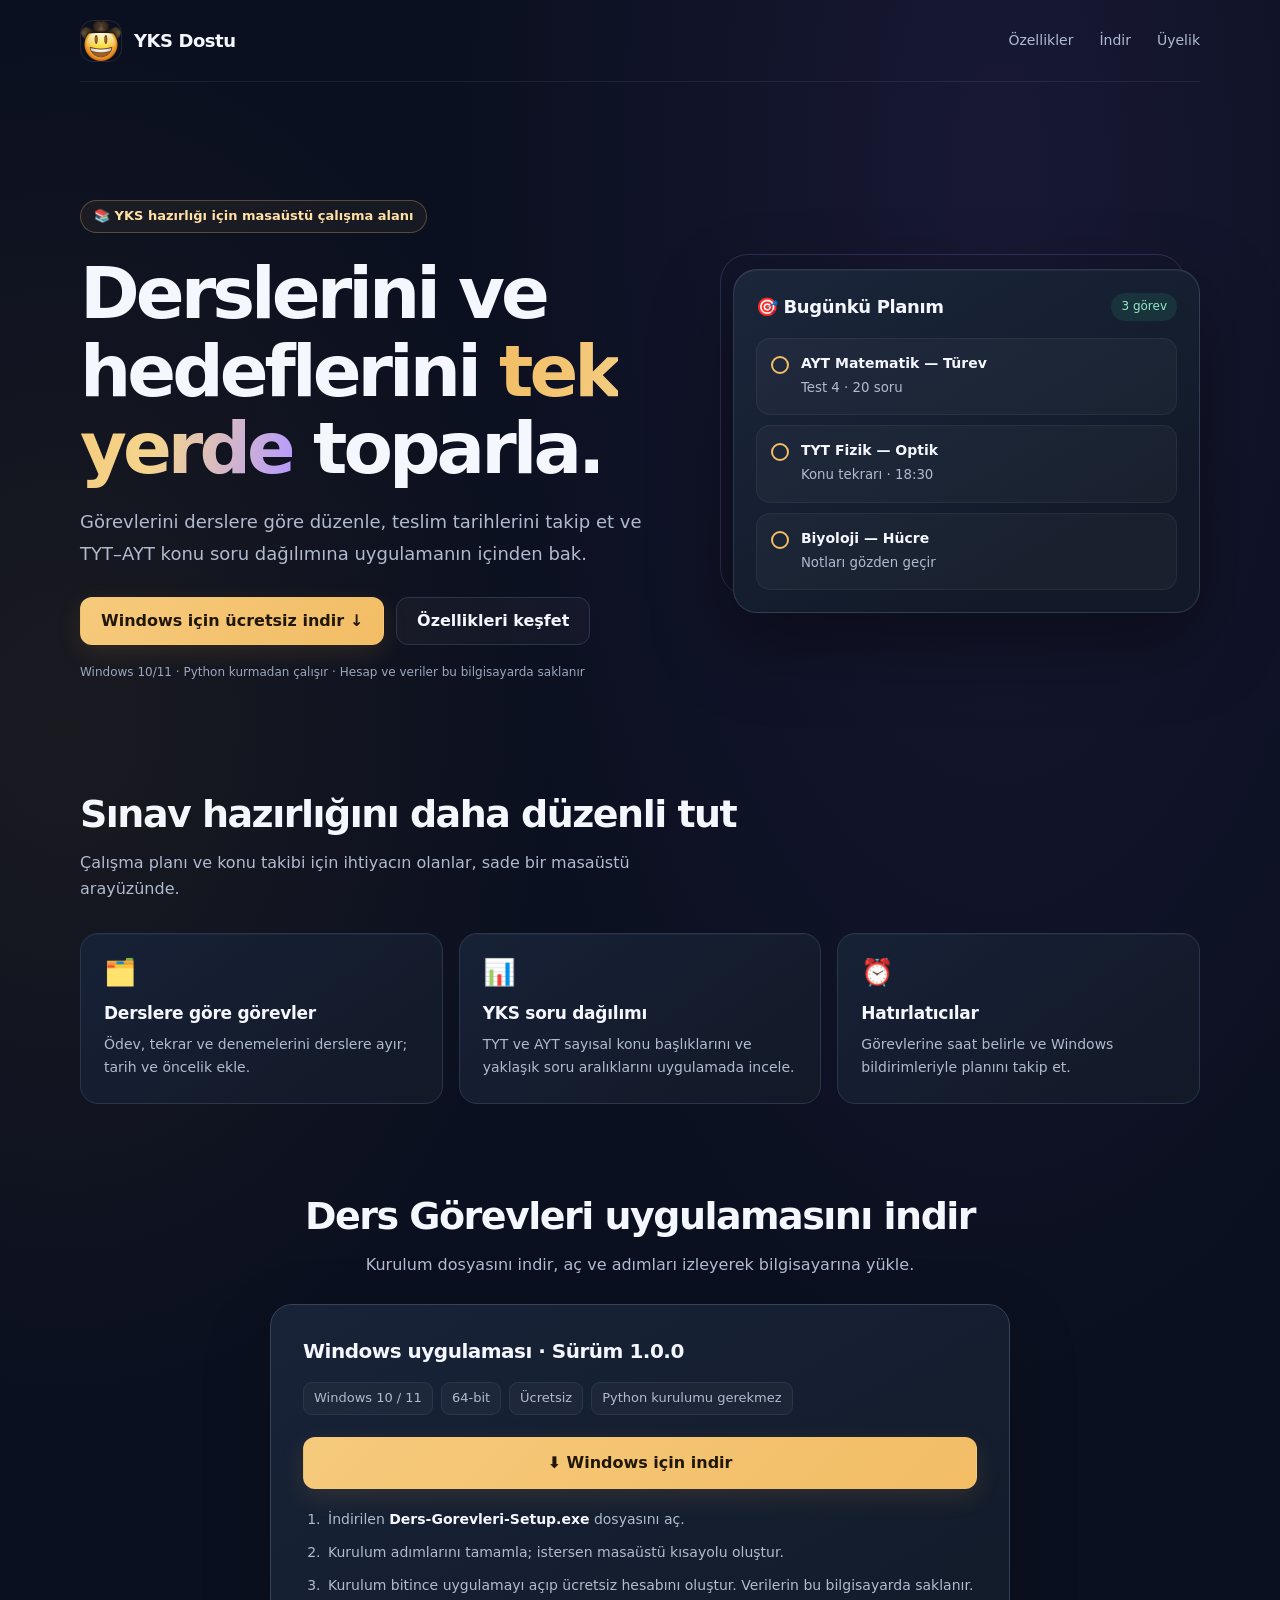
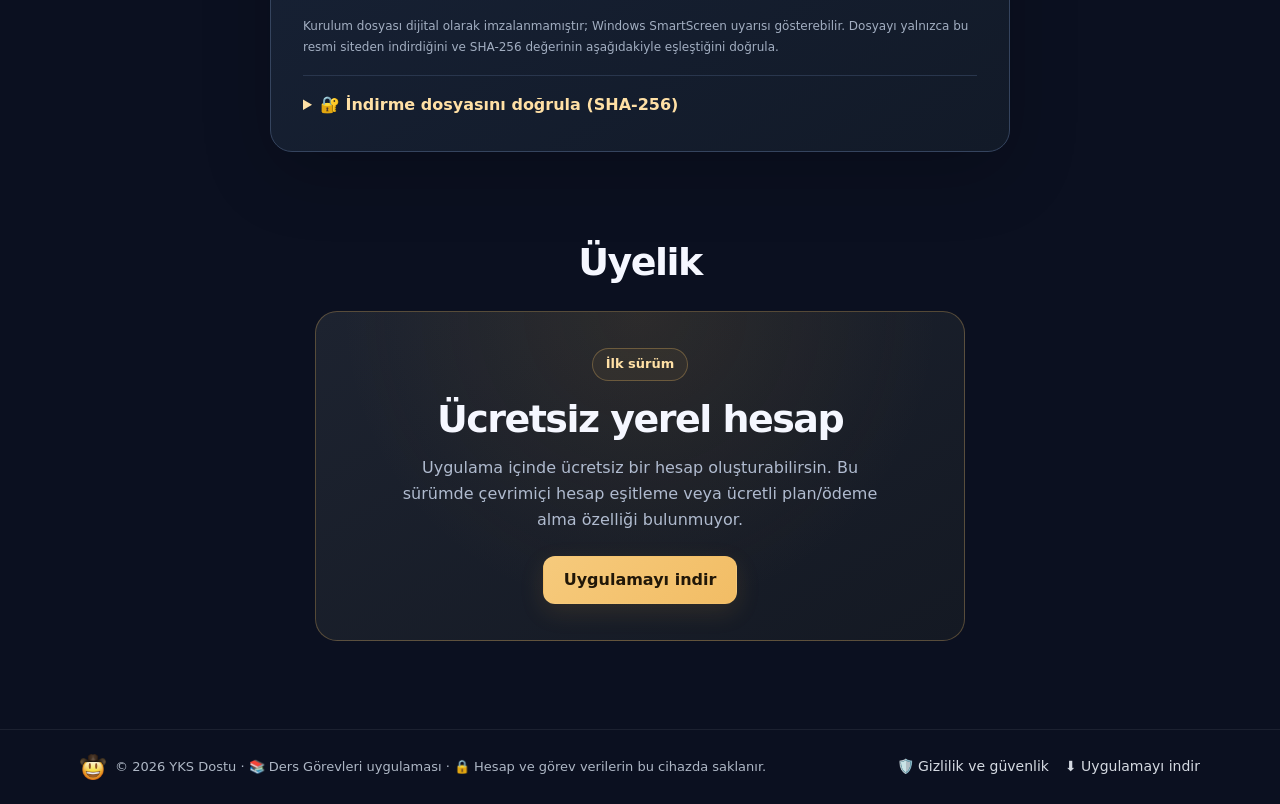
<file: index.html>
<!doctype html>
<html lang="tr">
<head>
  <meta charset="utf-8">
  <meta name="viewport" content="width=device-width, initial-scale=1">
  <meta name="theme-color" content="#0b1020">
  <meta name="description" content="YKS çalışma planını derslere göre düzenle, görevlerini ve hatırlatıcılarını takip et. Ders Görevleri Windows uygulamasını indir.">
  <title>YKS Dostu — çalışma planını oluştur</title>
  <link rel="icon" type="image/png" href="assets/logo.png?v=2">
  <link rel="stylesheet" href="assets/site.css">
</head>
<body>
  <header class="wrap">
    <a class="brand" href="#"><img src="assets/logo.png" alt="YKS Dostu logosu">YKS Dostu</a>
    <nav><a href="#ozellikler">Özellikler</a><a href="#indir">İndir</a><a href="#uyelik">Üyelik</a></nav>
  </header>
  <main>
    <section class="hero wrap">
      <div>
        <span class="tag">📚 YKS hazırlığı için masaüstü çalışma alanı</span>
        <h1>Derslerini ve hedeflerini <span>tek yerde</span> toparla.</h1>
        <p>Görevlerini derslere göre düzenle, teslim tarihlerini takip et ve TYT–AYT konu soru dağılımına uygulamanın içinden bak.</p>
        <div class="actions">
          <a class="button" href="#indir">Windows için ücretsiz indir ↓</a>
          <a class="button secondary" href="#ozellikler">Özellikleri keşfet</a>
        </div>
        <div class="note">Windows 10/11 · Python kurmadan çalışır · Hesap ve veriler bu bilgisayarda saklanır</div>
      </div>
      <div class="preview" aria-label="Uygulama görev listesi örneği">
        <div class="preview-head"><div class="preview-title">🎯 Bugünkü Planım</div><span class="pill">3 görev</span></div>
        <div class="task"><span class="check"></span><div><b>AYT Matematik — Türev</b><small>Test 4 · 20 soru</small></div></div>
        <div class="task"><span class="check"></span><div><b>TYT Fizik — Optik</b><small>Konu tekrarı · 18:30</small></div></div>
        <div class="task"><span class="check"></span><div><b>Biyoloji — Hücre</b><small>Notları gözden geçir</small></div></div>
      </div>
    </section>
    <section class="features wrap" id="ozellikler">
      <h2>Sınav hazırlığını daha düzenli tut</h2>
      <p>Çalışma planı ve konu takibi için ihtiyacın olanlar, sade bir masaüstü arayüzünde.</p>
      <div class="grid">
        <article class="card"><div class="icon">🗂️</div><h3>Derslere göre görevler</h3><p>Ödev, tekrar ve denemelerini derslere ayır; tarih ve öncelik ekle.</p></article>
        <article class="card"><div class="icon">📊</div><h3>YKS soru dağılımı</h3><p>TYT ve AYT sayısal konu başlıklarını ve yaklaşık soru aralıklarını uygulamada incele.</p></article>
        <article class="card"><div class="icon">⏰</div><h3>Hatırlatıcılar</h3><p>Görevlerine saat belirle ve Windows bildirimleriyle planını takip et.</p></article>
      </div>
    </section>
    <section class="download wrap" id="indir">
      <h2 class="center">Ders Görevleri uygulamasını indir</h2>
      <p class="center">Kurulum dosyasını indir, aç ve adımları izleyerek bilgisayarına yükle.</p>
      <div class="download-card">
        <h3>Windows uygulaması · Sürüm 1.0.0</h3>
        <div class="download-meta">
          <span>Windows 10 / 11</span>
          <span>64-bit</span>
          <span>Ücretsiz</span>
          <span>Python kurulumu gerekmez</span>
        </div>
        <a class="button" href="downloads/Ders-Gorevleri-Setup.exe" download>⬇ Windows için indir</a>
        <ol class="steps">
          <li>İndirilen <strong>Ders-Gorevleri-Setup.exe</strong> dosyasını aç.</li>
          <li>Kurulum adımlarını tamamla; istersen masaüstü kısayolu oluştur.</li>
          <li>Kurulum bitince uygulamayı açıp ücretsiz hesabını oluştur. Verilerin bu bilgisayarda saklanır.</li>
        </ol>
        <p class="notice">Kurulum dosyası dijital olarak imzalanmamıştır; Windows SmartScreen uyarısı gösterebilir. Dosyayı yalnızca bu resmi siteden indirdiğini ve SHA-256 değerinin aşağıdakiyle eşleştiğini doğrula.</p>
        <details class="checksum">
          <summary>🔐 İndirme dosyasını doğrula (SHA-256)</summary>
          <code class="installer-sha256">438B1FD7BDB25A119A2F3786F9A24C6AB93D1D3CC949845B89F73A86CEB8BDA2</code>
          <a href="downloads/SHA256SUMS.txt">📄 SHA-256 dosyasını indir</a>
        </details>
      </div>
    </section>
    <section class="pricing wrap" id="uyelik">
      <h2 class="center">Üyelik</h2>
      <div class="price-card">
        <span class="tag">İlk sürüm</span>
        <h2>Ücretsiz yerel hesap</h2>
        <p>Uygulama içinde ücretsiz bir hesap oluşturabilirsin. Bu sürümde çevrimiçi hesap eşitleme veya ücretli plan/ödeme alma özelliği bulunmuyor.</p>
        <a class="button" href="#indir">Uygulamayı indir</a>
      </div>
    </section>
  </main>
  <footer>
    <div class="wrap footer-row">
      <div class="footer-brand"><img src="assets/logo.png" alt=""><span>© 2026 YKS Dostu · 📚 Ders Görevleri uygulaması · 🔒 Hesap ve görev verilerin bu cihazda saklanır.</span></div>
      <nav class="footer-links" aria-label="Alt menü">
        <a href="privacy.html">🛡️ Gizlilik ve güvenlik</a>
        <a href="#indir">⬇️ Uygulamayı indir</a>
      </nav>
    </div>
  </footer>
</body>
</html>
</file>
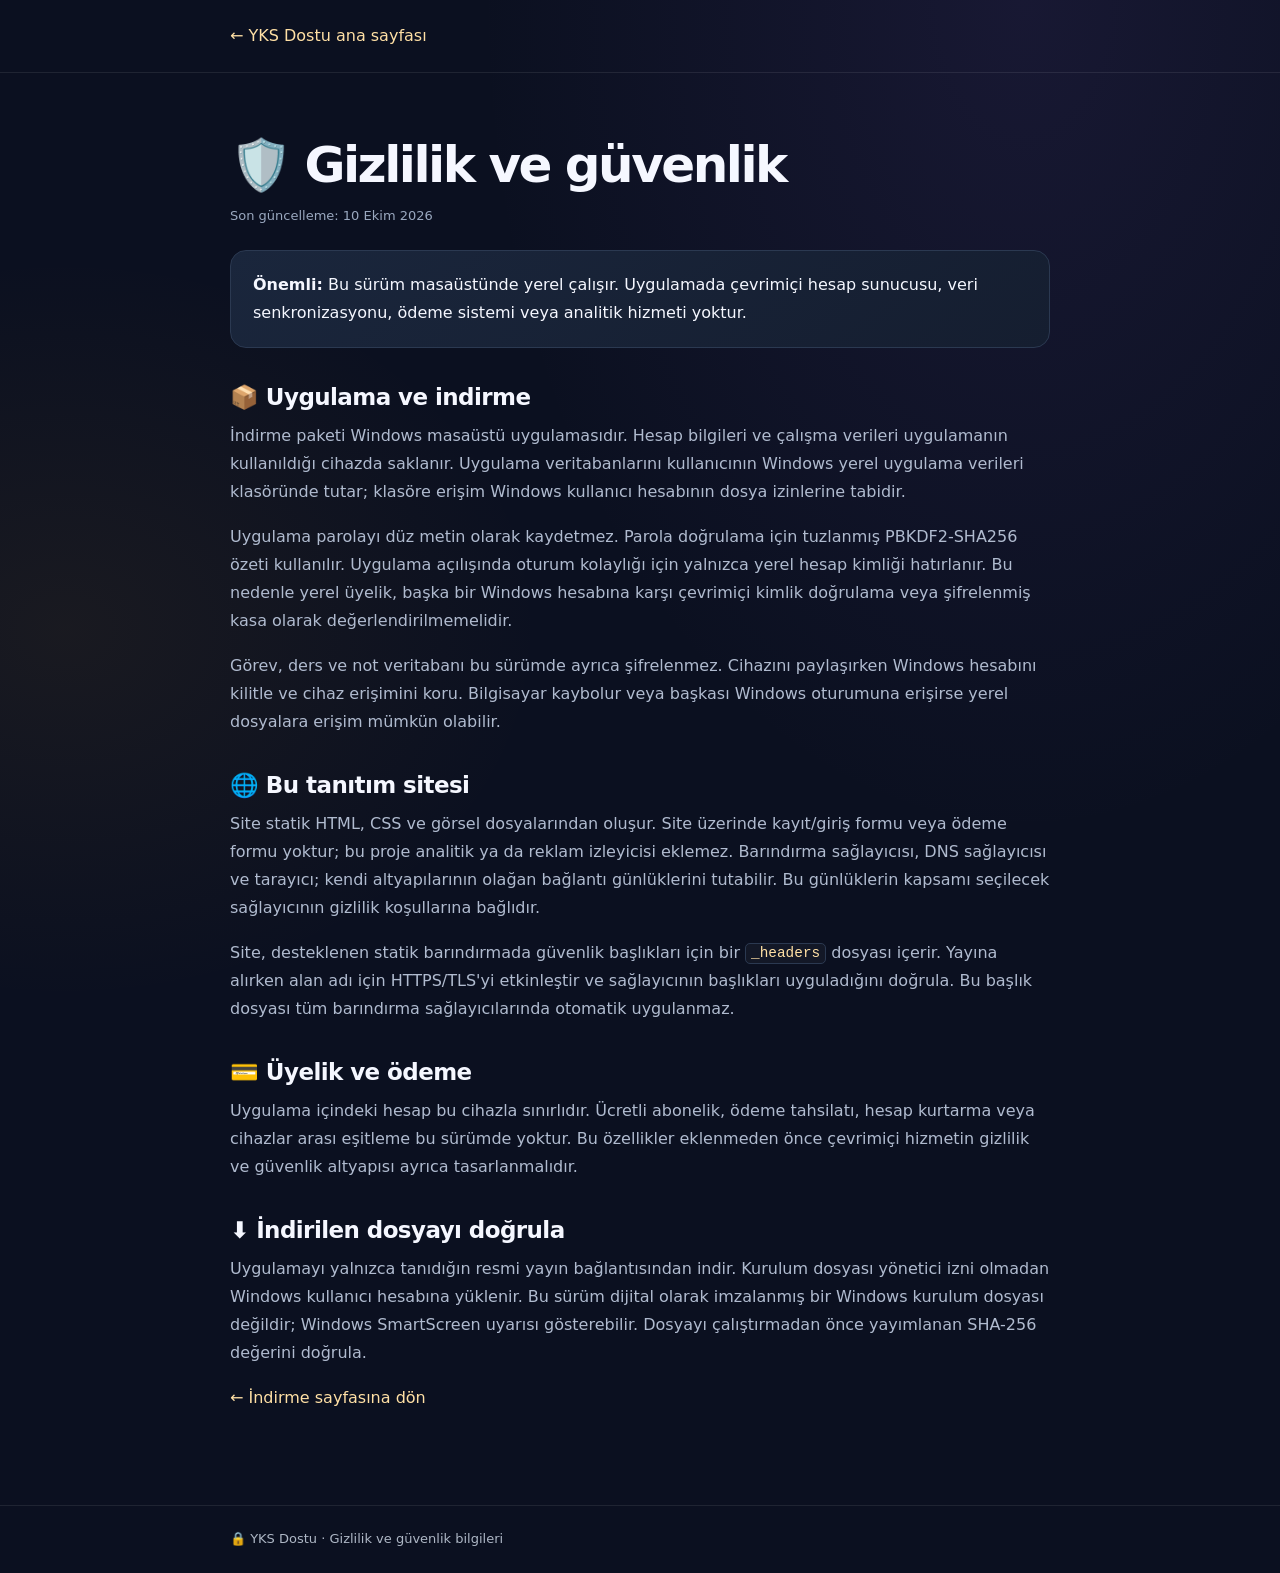
<file: privacy.html>
<!doctype html>
<html lang="tr">
<head>
  <meta charset="utf-8">
  <meta name="viewport" content="width=device-width, initial-scale=1">
  <meta name="theme-color" content="#101318">
  <meta name="description" content="Ders Görevleri uygulamasında hangi bilgilerin nerede saklandığı ve güvenlik sınırları.">
  <title>Gizlilik ve güvenlik — YKS Dostu</title>
  <link rel="icon" type="image/png" href="assets/logo.png?v=2">
  <link rel="stylesheet" href="assets/privacy.css">
</head>
<body>
  <header><div class="wrap"><a href="index.html">← YKS Dostu ana sayfası</a></div></header>
  <main class="wrap">
    <h1>🛡️ Gizlilik ve güvenlik</h1>
    <p class="updated">Son güncelleme: 10 Ekim 2026</p>

    <div class="card"><strong>Önemli:</strong> Bu sürüm masaüstünde yerel çalışır. Uygulamada çevrimiçi hesap sunucusu, veri senkronizasyonu, ödeme sistemi veya analitik hizmeti yoktur.</div>

    <h2>📦 Uygulama ve indirme</h2>
    <p>İndirme paketi Windows masaüstü uygulamasıdır. Hesap bilgileri ve çalışma verileri uygulamanın kullanıldığı cihazda saklanır. Uygulama veritabanlarını kullanıcının Windows yerel uygulama verileri klasöründe tutar; klasöre erişim Windows kullanıcı hesabının dosya izinlerine tabidir.</p>
    <p>Uygulama parolayı düz metin olarak kaydetmez. Parola doğrulama için tuzlanmış PBKDF2-SHA256 özeti kullanılır. Uygulama açılışında oturum kolaylığı için yalnızca yerel hesap kimliği hatırlanır. Bu nedenle yerel üyelik, başka bir Windows hesabına karşı çevrimiçi kimlik doğrulama veya şifrelenmiş kasa olarak değerlendirilmemelidir.</p>
    <p>Görev, ders ve not veritabanı bu sürümde ayrıca şifrelenmez. Cihazını paylaşırken Windows hesabını kilitle ve cihaz erişimini koru. Bilgisayar kaybolur veya başkası Windows oturumuna erişirse yerel dosyalara erişim mümkün olabilir.</p>

    <h2>🌐 Bu tanıtım sitesi</h2>
    <p>Site statik HTML, CSS ve görsel dosyalarından oluşur. Site üzerinde kayıt/giriş formu veya ödeme formu yoktur; bu proje analitik ya da reklam izleyicisi eklemez. Barındırma sağlayıcısı, DNS sağlayıcısı ve tarayıcı; kendi altyapılarının olağan bağlantı günlüklerini tutabilir. Bu günlüklerin kapsamı seçilecek sağlayıcının gizlilik koşullarına bağlıdır.</p>
    <p>Site, desteklenen statik barındırmada güvenlik başlıkları için bir <code>_headers</code> dosyası içerir. Yayına alırken alan adı için HTTPS/TLS'yi etkinleştir ve sağlayıcının başlıkları uyguladığını doğrula. Bu başlık dosyası tüm barındırma sağlayıcılarında otomatik uygulanmaz.</p>

    <h2>💳 Üyelik ve ödeme</h2>
    <p>Uygulama içindeki hesap bu cihazla sınırlıdır. Ücretli abonelik, ödeme tahsilatı, hesap kurtarma veya cihazlar arası eşitleme bu sürümde yoktur. Bu özellikler eklenmeden önce çevrimiçi hizmetin gizlilik ve güvenlik altyapısı ayrıca tasarlanmalıdır.</p>

    <h2>⬇️ İndirilen dosyayı doğrula</h2>
    <p>Uygulamayı yalnızca tanıdığın resmi yayın bağlantısından indir. Kurulum dosyası yönetici izni olmadan Windows kullanıcı hesabına yüklenir. Bu sürüm dijital olarak imzalanmış bir Windows kurulum dosyası değildir; Windows SmartScreen uyarısı gösterebilir. Dosyayı çalıştırmadan önce yayımlanan SHA-256 değerini doğrula.</p>

    <p><a class="back" href="index.html#indir">← İndirme sayfasına dön</a></p>
  </main>
  <footer><div class="wrap">🔒 YKS Dostu · Gizlilik ve güvenlik bilgileri</div></footer>
</body>
</html>
</file>
<file: assets/site.css>
:root {
  color-scheme: dark;
  --bg: #0b1020;
  --panel: #131b2c;
  --panel-light: #182338;
  --line: #29364d;
  --text: #f5f7ff;
  --muted: #b0bbcf;
  --accent: #f2bd65;
  --accent-soft: #ffe0a5;
  --violet: #b49aff;
  --green: #6ee7b7;
  font-family: "Segoe UI Variable", "Aptos", "Segoe UI", system-ui, sans-serif;
  font-synthesis: none;
  text-rendering: optimizeLegibility;
  -webkit-font-smoothing: antialiased;
  -moz-osx-font-smoothing: grayscale;
}

* { box-sizing: border-box }
html { scroll-behavior: smooth; scroll-padding-top: 28px }
body {
  min-width: 320px;
  margin: 0;
  overflow-x: hidden;
  background:
    radial-gradient(ellipse at 78% 7%, #6f4fb321 0, transparent 34rem),
    radial-gradient(ellipse at 5% 30%, #d69a2712 0, transparent 31rem),
    var(--bg);
  color: var(--text);
  font-size: 16px;
  line-height: 1.65;
}
a { color: inherit; text-decoration: none }
a:focus-visible, summary:focus-visible {
  outline: 3px solid var(--accent);
  outline-offset: 4px;
  border-radius: 5px;
}
.wrap { width: min(1120px, calc(100% - 48px)); margin-inline: auto }
header.wrap {
  min-height: 82px;
  display: flex;
  align-items: center;
  justify-content: space-between;
  gap: 24px;
  border-bottom: 1px solid #ffffff12;
}
.brand {
  display: inline-flex;
  align-items: center;
  gap: 12px;
  flex: 0 0 auto;
  font-size: 18px;
  font-weight: 750;
  letter-spacing: -.025em;
}
.brand img {
  width: 42px;
  height: 42px;
  object-fit: contain;
  border: 1px solid #ffffff18;
  border-radius: 13px;
}
nav { display: flex; align-items: center; gap: 26px; color: var(--muted); font-size: 14px }
nav a { transition: color .18s ease }
nav a:hover, .footer-links a:hover { color: var(--accent-soft) }
.hero {
  display: grid;
  grid-template-columns: minmax(0, 1.1fr) minmax(330px, .9fr);
  align-items: center;
  gap: clamp(36px, 7vw, 82px);
  padding-block: clamp(70px, 10vw, 118px) 92px;
}
.hero > div:first-child { min-width: 0 }
.tag {
  display: inline-flex;
  align-items: center;
  gap: 8px;
  max-width: 100%;
  padding: 6px 13px;
  border: 1px solid #f2bd654d;
  border-radius: 999px;
  background: #f2bd650d;
  color: var(--accent-soft);
  font-size: 13px;
  font-weight: 600;
  line-height: 1.45;
}
h1, h2, h3, p { overflow-wrap: break-word }
h1 {
  max-width: 720px;
  margin: 22px 0 18px;
  font-size: clamp(42px, 6.2vw, 72px);
  font-weight: 760;
  line-height: 1.08;
  letter-spacing: -.055em;
  text-wrap: balance;
}
h1 span {
  color: var(--accent);
  background: linear-gradient(100deg, var(--accent), #f5d58e 58%, var(--violet));
  background-clip: text;
  -webkit-text-fill-color: transparent;
}
p { margin: 0 0 24px; color: var(--muted) }
.hero p { max-width: 610px; font-size: clamp(16px, 1.7vw, 18px); line-height: 1.75 }
.actions { display: flex; flex-wrap: wrap; gap: 12px; margin: 28px 0 18px }
.button {
  display: inline-flex;
  min-height: 48px;
  align-items: center;
  justify-content: center;
  padding: 12px 20px;
  border: 1px solid transparent;
  border-radius: 12px;
  background: linear-gradient(135deg, #f6ca7c, var(--accent));
  box-shadow: 0 8px 24px #e4a64020;
  color: #211708;
  font-weight: 750;
  line-height: 1.35;
  text-align: center;
  transition: background .18s ease, border-color .18s ease, box-shadow .18s ease;
}
.button:hover {
  border-color: #fff3d355;
  background: #ffcf7a;
  box-shadow: 0 10px 28px #e4a64032;
}
.button.secondary { border-color: var(--line); background: #ffffff08; box-shadow: none; color: var(--text) }
.button.secondary:hover { border-color: #b49aff77; background: #b49aff12 }
.note { color: #9aa8bf; font-size: 12px; line-height: 1.6 }
.preview {
  position: relative;
  min-width: 0;
  padding: 22px;
  border: 1px solid #65739455;
  border-radius: 24px;
  background: linear-gradient(150deg, #1b263b, #121a29 78%);
  box-shadow: 0 28px 80px #0006, inset 0 1px #ffffff0c;
}
.preview::before {
  position: absolute;
  z-index: -1;
  inset: -16px 14px 16px -14px;
  border: 1px solid #b49aff30;
  border-radius: 28px;
  content: "";
}
.preview-head { display: flex; flex-wrap: wrap; align-items: center; justify-content: space-between; gap: 10px; margin-bottom: 16px }
.preview-title { font-size: 18px; font-weight: 750; letter-spacing: -.02em }
.pill { padding: 4px 10px; border-radius: 99px; background: #34d3991b; color: #90e9c4; font-size: 12px; white-space: nowrap }
.task {
  display: flex;
  align-items: flex-start;
  gap: 12px;
  margin: 10px 0 0;
  padding: 14px;
  border: 1px solid #ffffff0d;
  border-radius: 14px;
  background: #ffffff08;
}
.check { width: 18px; height: 18px; flex: 0 0 18px; margin-top: 3px; border: 2px solid var(--accent); border-radius: 50% }
.task b { display: block; font-size: 14px; line-height: 1.5 }
.task small { color: var(--muted); line-height: 1.5 }
.features { padding-block: 18px 90px }
h2 { margin: 0 0 12px; font-size: clamp(28px, 4vw, 38px); font-weight: 740; line-height: 1.2; letter-spacing: -.04em; text-wrap: balance }
.features > p { max-width: 640px }
.grid { display: grid; grid-template-columns: repeat(3, minmax(0, 1fr)); gap: 16px; margin-top: 30px }
.card {
  min-width: 0;
  padding: 23px;
  border: 1px solid var(--line);
  border-radius: 18px;
  background: linear-gradient(145deg, #172136, #121927);
  box-shadow: inset 0 1px #ffffff08;
}
.card .icon { font-size: 26px; line-height: 1.2 }
.card h3 { margin: 14px 0 7px; font-size: 17px; line-height: 1.4; letter-spacing: -.015em }
.card p { margin: 0; font-size: 14px; line-height: 1.7 }
.download { padding-bottom: 88px; scroll-margin-top: 24px }
.center { text-align: center }
.download > p { max-width: 620px; margin-inline: auto }
.download-card {
  max-width: 740px;
  margin: 26px auto 0;
  padding: clamp(22px, 4vw, 32px);
  border: 1px solid #35445e;
  border-radius: 22px;
  background: linear-gradient(150deg, #182338, #121a28);
  box-shadow: 0 22px 70px #0003;
}
.download-card h3 { margin: 0 0 6px; font-size: 20px; line-height: 1.4; letter-spacing: -.025em }
.download-meta { display: flex; flex-wrap: wrap; gap: 8px; margin: 17px 0 22px }
.download-meta span { padding: 6px 10px; border: 1px solid var(--line); border-radius: 9px; background: #ffffff08; color: var(--muted); font-size: 13px; line-height: 1.45 }
.download .button { width: 100%; min-height: 52px }
.steps { padding-left: 22px; color: var(--muted); font-size: 14px }
.steps li { padding: 5px 0; padding-inline-start: 3px }
.steps strong { color: var(--text) }
.notice { margin: 14px 0 0; color: #a2aec1; font-size: 12px; line-height: 1.7 }
.checksum { margin-top: 18px; padding-top: 16px; border-top: 1px solid var(--line) }
.checksum summary { color: var(--accent-soft); cursor: pointer; font-weight: 650 }
.checksum code { display: block; margin: 10px 0; overflow-wrap: anywhere; color: #d6dde7; font-size: 12px }
.checksum a { color: #d6dde7; font-size: 13px; text-decoration: underline; text-underline-offset: 3px }
.pricing { padding-bottom: 88px; scroll-margin-top: 24px }
.price-card {
  max-width: 650px;
  margin: 26px auto 0;
  padding: clamp(24px, 5vw, 36px);
  border: 1px solid #f2bd654a;
  border-radius: 22px;
  background: radial-gradient(ellipse at 50% 0, #a8782520, transparent 65%), linear-gradient(150deg, #1d2330, #141923);
  text-align: center;
}
.price-card h2 { margin-top: 16px }
.price-card p { max-width: 480px; margin: 12px auto 22px }
footer { border-top: 1px solid #ffffff12; padding: 24px 0; color: #aeb7c5; font-size: 13px }
.footer-row { display: flex; flex-wrap: wrap; align-items: center; justify-content: space-between; gap: 14px }
.footer-brand { display: flex; min-width: 0; align-items: center; gap: 9px }
.footer-brand img { width: 26px; height: 26px; flex: 0 0 26px; object-fit: contain; border-radius: 8px }
.footer-links { display: flex; flex-wrap: wrap; gap: 16px }
.footer-links a { color: #d4d9e1; transition: color .18s ease }

@media (max-width: 800px) {
  .hero { grid-template-columns: minmax(0, 1fr); gap: 36px; padding-block: 68px 72px }
  .hero > div:first-child { max-width: 700px }
  .preview { width: min(100%, 580px); justify-self: center }
  .grid { grid-template-columns: repeat(2, minmax(0, 1fr)) }
}
@media (max-width: 560px) {
  .wrap { width: min(100% - 36px, 460px) }
  header.wrap { min-height: 72px; gap: 12px }
  .brand { gap: 9px; font-size: 16px }
  .brand img { width: 36px; height: 36px; border-radius: 11px }
  nav { gap: 14px; font-size: 13px }
  .hero { gap: 30px; padding-block: 54px 58px }
  h1 { margin-top: 18px; font-size: clamp(39px, 11vw, 54px); letter-spacing: -.06em }
  .hero p { font-size: 16px }
  .actions { display: grid; grid-template-columns: minmax(0, 1fr); gap: 10px; margin-top: 22px }
  .preview { padding: 17px; border-radius: 19px }
  .preview::before { inset: -9px 8px 9px -8px; border-radius: 23px }
  .task { padding: 12px }
  .grid { grid-template-columns: minmax(0, 1fr); gap: 12px; margin-top: 22px }
  .features, .download, .pricing { padding-bottom: 64px }
  .download-card { border-radius: 18px }
  .footer-row { align-items: flex-start }
  .footer-brand { align-items: flex-start }
  .footer-brand img { margin-top: 2px }
  .footer-links { gap: 12px }
}
@media (prefers-reduced-motion: reduce) {
  *, *::before, *::after { scroll-behavior: auto !important; transition-duration: .01ms !important }
}
</file>
<file: assets/privacy.css>
:root {
  color-scheme: dark;
  --bg: #0b1020;
  --panel: #151e30;
  --line: #2b3951;
  --text: #f5f7ff;
  --muted: #b0bbcf;
  --accent: #f2bd65;
  --accent-soft: #ffe0a5;
  font-family: "Segoe UI Variable", "Aptos", "Segoe UI", system-ui, sans-serif;
  font-synthesis: none;
  text-rendering: optimizeLegibility;
  -webkit-font-smoothing: antialiased;
  -moz-osx-font-smoothing: grayscale;
}
* { box-sizing: border-box }
body {
  min-width: 320px;
  margin: 0;
  background:
    radial-gradient(ellipse at 80% 0, #6f4fb321 0, transparent 34rem),
    radial-gradient(ellipse at 5% 40%, #d69a2712 0, transparent 30rem),
    var(--bg);
  color: var(--text);
  font-size: 16px;
  line-height: 1.75;
}
.wrap { width: min(820px, calc(100% - 48px)); margin-inline: auto }
header { padding: 22px 0; border-bottom: 1px solid #ffffff15 }
header a, .back { color: var(--accent-soft); text-decoration: none }
a:focus-visible { outline: 3px solid var(--accent); outline-offset: 4px; border-radius: 5px }
main { padding: clamp(42px, 7vw, 64px) 0 76px }
h1, h2, p { overflow-wrap: break-word }
h1 { margin: 0 0 12px; font-size: clamp(34px, 6vw, 50px); font-weight: 760; line-height: 1.12; letter-spacing: -.05em; text-wrap: balance }
h2 { margin: 34px 0 9px; font-size: clamp(20px, 3vw, 23px); font-weight: 720; line-height: 1.35; letter-spacing: -.025em }
p, li { color: var(--muted) }
p { margin: 0 0 17px }
.updated { color: #9aa8bf; font-size: 13px }
.card { margin: 22px 0; padding: 20px 22px; border: 1px solid var(--line); border-radius: 16px; background: linear-gradient(145deg, #1a263c, var(--panel)) }
.card strong { color: var(--text) }
code { padding: .1em .35em; border: 1px solid var(--line); border-radius: 5px; background: #ffffff08; color: var(--accent-soft); font-size: .9em }
footer { padding: 22px 0; border-top: 1px solid #ffffff15; color: #aeb7c5; font-size: 13px }
@media (max-width: 560px) {
  .wrap { width: min(100% - 36px, 460px) }
  main { padding-bottom: 58px }
  .card { padding: 17px }
}
</file>
